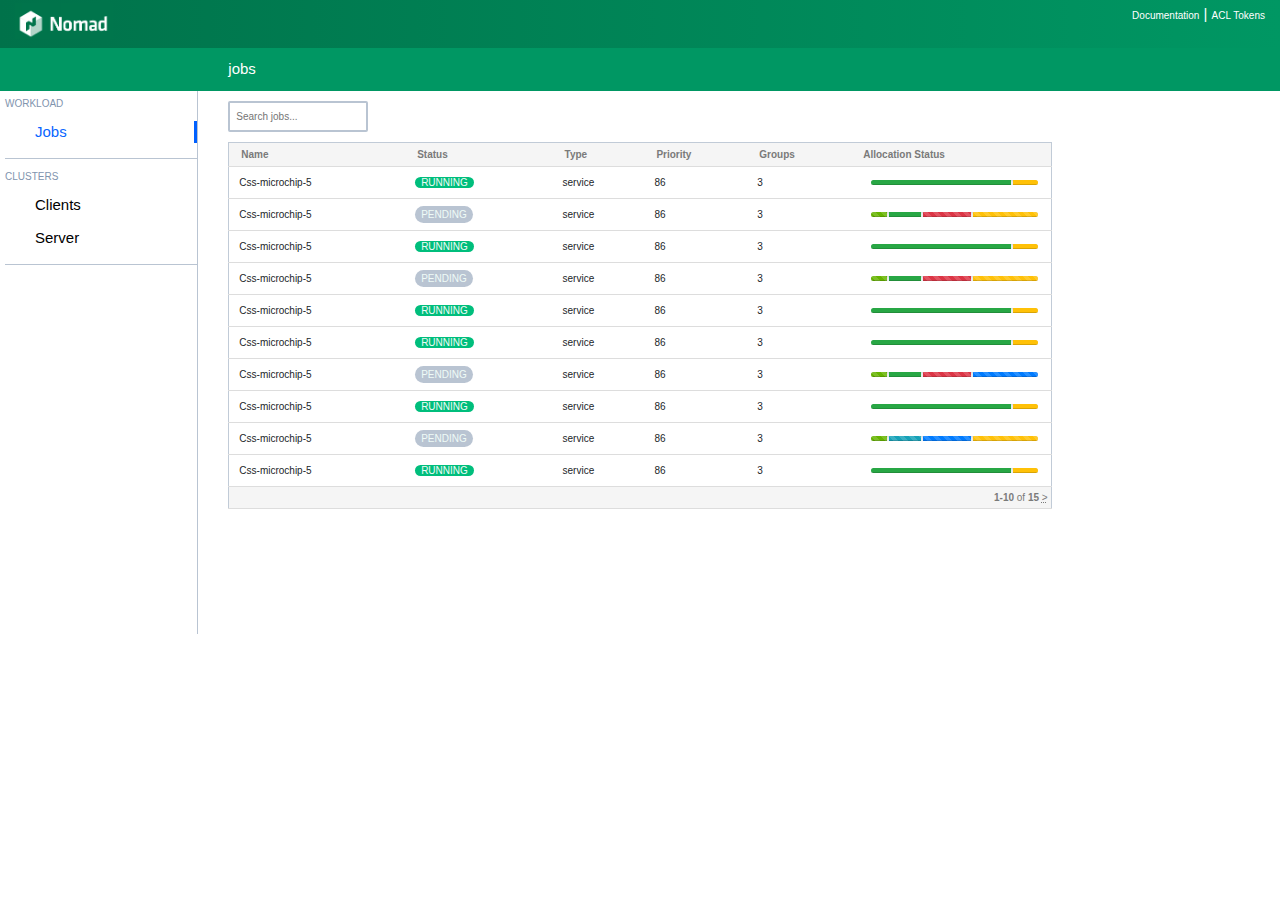
<file: day-6 Standard format/index.html>
<!DOCTYPE html>
<html>
<head>
	<title>standard format</title>
    <meta charset="utf-8">
    <meta name="viewport" content="width=device-width, initial-scale=1">
    <link rel="stylesheet" href="https://maxcdn.bootstrapcdn.com/bootstrap/3.4.1/css/bootstrap.min.css">
    <script src="https://ajax.googleapis.com/ajax/libs/jquery/3.6.0/jquery.min.js"></script>
    <script src="https://maxcdn.bootstrapcdn.com/bootstrap/3.4.1/js/bootstrap.min.js"></script>
    <link rel="stylesheet" href="https://maxcdn.bootstrapcdn.com/bootstrap/4.3.1/css/bootstrap.min.css" />
    <link rel="stylesheet" type="text/css" href="style.css">
    <link rel="stylesheet" href="https://cdn.jsdelivr.net/npm/bootstrap@4.6.1/dist/css/bootstrap.min.css">
    <script src="https://cdn.jsdelivr.net/npm/jquery@3.6.0/dist/jquery.slim.min.js"></script>
    <script src="https://cdn.jsdelivr.net/npm/popper.js@1.16.1/dist/umd/popper.min.js"></script>
    <script src="https://cdn.jsdelivr.net/npm/bootstrap@4.6.1/dist/js/bootstrap.bundle.min.js"></script>
    <style>
	#customers {
	  font-family: Arial, Helvetica, sans-serif;
	  border-collapse: collapse;
	  width: 100%;
	  border: 1px solid #c1cbd7; 
	}

	#customers td, #customers th {
	  border-bottom: 1px solid #ddd;
	  padding: 3px;
	  padding-left: 10px;
	}
	#customers tr:hover {background-color: #ddd;}

	#customers th ,#customers tfoot{
	  padding-top: 4px;
	  padding-bottom: 4px;
	  margin: 8px;
	  padding-left: 12px;
	  background-color: #f5f5f5;
	  color: #7a7a7a;
	}
	.progress{
		margin: 10px;
		align-content: center;
		height: 5px;
	}
	  .search-box{
	    width: 140px;
	    font-size: 10px;
	    padding: 6px;
	    border-style: solid;
	    border-color: #b9c4d2;
	    border-radius: 2px;
	    margin-bottom: 10px;
	    margin-top: 10px;
	  }
	  .sidenav1{
	  	height:130%;
	  	margin-left: -30px;
	  	margin-top: 0px;
	  	padding-top: 5px;
	  	padding-right: 0px;
	  	background-color: white;
	  	color: black;
	  	border-right: 1px solid #b9c4d2; 
	  }
	  li.head{
	   text-transform: uppercase;
	   margin-left: -20px;
	   color: #8194ae;
	   list-style: none;
	  }
	  li.cont {
	    color: black;
	    text-transform: capitalize;
	    margin-left: -10px;
	    margin-top: 10px;
	    font-size: 15px;
	    list-style: none;
	}
	li.head:last-child{
		border-bottom: 1px solid #b9c4d2;
		padding-bottom: 15px;
	}
	.navbar1 .row{
		background-color: #009763;
		color: white;
		padding-top:3px;
		padding-bottom: 9px;
		font-size: 15px;
		border-radius: 0%;
	    background-image: linear-gradient(to right, #00724a , #009763);
	    /*background-color: #00784e;*/
	    color: #ffffff;
	    border-color: transparent;
	}
	.navbar1 .row .col a{
		color: white;
		font-size: 10px;
		text-align: right;
	}
	.navbar2 .row .col{
		background-color: #009763;
		color: white;
		padding-top:10px;
		padding-bottom: 10px;
		font-size: 15px;
	}
	.sidenav1 .header .head li.cont{
	   color: #0865ff;
	  border-right: 3px solid #0060ff;
	/*  letter-spacing: 0.10em;*/
	  box-shadow: inset 0 0 0 0 black;
	}
	.sidenav1 .head li.cont:hover {
	  color: #0865ff;
	  border-right: 3px solid #0060ff;
	/*  letter-spacing: 0.10em;*/
	  box-shadow: inset 0 0 0 0 black;
	}
	.color-line1{
	  color: #effbf7;
	  background-color : #00be7c;
	  border-radius: 25px;
	  padding: 0px;
	  padding-left: 6px;
	  padding-right: 6px;
	  text-transform: uppercase;
	}   
	/* Second line CSS */
	.color-line2{
	  text-transform: uppercase;
	  color: #effbf7;
	  background-color : #b9c4d2;
	  border-radius: 25px;
	  padding: 3px;
	  padding-left: 6px;
	  padding-right: 6px;
	}
	.progress-bar:not(:first-child){
	  margin-left: 2px;
	}
    </style>
</head>
<body>
	<div class="container-fluid">
		<div class="navbar1">
			<div class="row">
				<div class="col col-sm-2"><img src="images/logo-header1.png" style="height:36px;" alt=""></div>
				<div class="col col-sm-10 text-right"><a href="#">Documentation</a> | <a href="#">ACL Tokens</a></div>
			</div>
		</div>
			<!--<div class="nav navbar-left">Nomad</div>
			<div class="nav navbar-right"><a href="#">Documentation</a> | <a href="#">ACL Tokens</a></div>
		</div><br>-->
		<div class="navbar2">
			<div class="row">
				<div class="col col-sm-2"></div>
				<div class="col col-sm-10"><span class="headertab">jobs</span></div>
			</div>
		</div>
		<div class="row">
			<div class="col col-sm-2">
				<div class="sidenav1">
					<ul class="header">
						<li class="head">workload
							<ul>
								<li class="cont"><a class="active">Jobs</a></li>
							</ul>
						</li>
					</ul>
					<ul>
						<li class="head">clusters
							<ul>
								<li class="cont"><a>clients</a></li>
								<li class="cont"><a>server</a></li>
							</ul>
						</li>
					</ul>
				</div>
			</div>
			<div class="col col-sm-8">
				<div>
					<input class="search-box" type="text" name="searchBox" placeholder="Search jobs...">
				</div>
				<table id="customers">
					<thead>
						<tr>
							<th>Name</th>
							<th>Status</th>
							<th>Type</th>
							<th>Priority</th>
							<th>Groups</th>
							<th>Allocation Status</th>
						</tr>
					</thead>
					<tbody>
						<tr>
							<td>Css-microchip-5</td>
							<td><span class="color-line1">running</span></td>
							<td>service</td>
							<td>86</td>
							<td>3</td>
							<td>
								<div class="progress">
                                    <div class="progress-bar bg-success" style="width: 85%;">
                                    </div>
                                    <div class="progress-bar bg-warning" style="width: 15%">
                                    </div>
                                </div>
                            </td>
						</tr>
						<tr>
							<td>Css-microchip-5</td>
							<td><span class="color-line2">Pending</span></td>
							<td>service</td>
							<td>86</td>
							<td>3</td>
							<td>
								<div class="progress">
                                    <div class="progress-bar progress-bar-striped" style="width: 10%;background-color: #66b400">
                                    </div>
                                    <div class="progress-bar bg-success" style="width: 20%">
                                    </div>
                                    <div class="progress-bar bg-danger
                    progress-bar-striped" style="width: 30%">
                                    </div>
                                    <div class="progress-bar bg-warning
                    progress-bar-striped" style="width: 40%;">
                                    </div>

                                </div>
                            </td>
						</tr>
						<tr>
							<td>Css-microchip-5</td>
							<td><span class="color-line1">running</span></td>
							<td>service</td>
							<td>86</td>
							<td>3</td>
							<td><div class="progress">
                                    <div class="progress-bar bg-success" style="width: 85%;">
                                    </div>
                                    <div class="progress-bar bg-warning" style="width: 15%">
                                    </div>
                                </div>
                            </td>
						</tr>
						<tr>
							<td>Css-microchip-5</td>
							<td><span class="color-line2">Pending</span></td>
							<td>service</td>
							<td>86</td>
							<td>3</td>
							<td>
								<div class="progress">
                                    <div class="progress-bar progress-bar-striped" style="width: 10%;background-color: #66b400">
                                    </div>
                                    <div class="progress-bar bg-success" style="width: 20%">
                                    </div>
                                    <div class="progress-bar bg-danger
                    progress-bar-striped" style="width: 30%">
                                    </div>
                                    <div class="progress-bar bg-warning
                    progress-bar-striped" style="width: 40%;">
                                    </div>

                                </div>
                            </td>
						</tr>
						<tr>
							<td>Css-microchip-5</td>
							<td><span class="color-line1">running</span></td>
							<td>service</td>
							<td>86</td>
							<td>3</td>
							<td><div class="progress">
                                    <div class="progress-bar bg-success" style="width: 85%;">
                                    </div>
                                    <div class="progress-bar bg-warning" style="width: 15%">
                                    </div>
                                </div>
                            </td>
						</tr>
						<tr>
							<td>Css-microchip-5</td>
							<td><span class="color-line1">running</span></td>
							<td>service</td>
							<td>86</td>
							<td>3</td>
							<td>
								<div class="progress">
                                    <div class="progress-bar bg-success" style="width: 85%;">
                                    </div>
                                    <div class="progress-bar bg-warning" style="width: 15%">
                                    </div>
                                </div>
                            </td>
						</tr>
						<tr>
							<td>Css-microchip-5</td>
							<td><span class="color-line2">Pending</span></td>
							<td>service</td>
							<td>86</td>
							<td>3</td>
							<td><div class="progress">
                                    <div class="progress-bar progress-bar-striped" style="width: 10%;background-color: #66b400">
                                    </div>
                                    <div class="progress-bar bg-success" style="width: 20%">
                                    </div>
                                    <div class="progress-bar bg-danger
                    progress-bar-striped" style="width: 30%">
                                    </div>
                                    <div class="progress-bar #adadad
                    progress-bar-striped" style="width: 40%;">
                                    </div>

                                </div>
                            </td>
						</tr>
						<tr>
							<td>Css-microchip-5</td>
							<td><span class="color-line1">running</span></td>
							<td>service</td>
							<td>86</td>
							<td>3</td>
							<td>
								<div class="progress">
                                    <div class="progress-bar bg-success" style="width: 85%;">
                                    </div>
                                    <div class="progress-bar bg-warning" style="width: 15%">
                                    </div>
                                </div>
                            </td>
						</tr>
						<tr>
							<td>Css-microchip-5</td>
							<td><span class="color-line2">Pending</span></td>
							<td>service</td>
							<td>86</td>
							<td>3</td>
							<td><div class="progress">
                                    <div class="progress-bar progress-bar-striped" style="width: 10%;background-color: #66b400">
                                    </div>
                                    <div class="progress-bar bg-info progress-bar-striped" style="width: 20%">
                                    </div>
                                    <div class="progress-bar #adadad
                    progress-bar-striped" style="width: 30%">
                                    </div>
                                    <div class="progress-bar bg-warning
                    progress-bar-striped" style="width: 40%;">
                                    </div>

                                </div>
                            </td>
						</tr>
						<tr>
							<td>Css-microchip-5</td>
							<td><span class="color-line1">running</span></td>
							<td>service</td>
							<td>86</td>
							<td>3</td>
							<td>
								<div class="progress">
                                    <div class="progress-bar bg-success" style="width: 85%;">
                                    </div>
                                    <div class="progress-bar bg-warning" style="width: 15%">
                                    </div>
                                </div>
                            </td>
						</tr>
						
					</tbody>
					<tfoot>
						<tr>
							<td colspan="12">
								<div class="pull-right">
									<b>1-10</b> of <b>15 </b> <a style="background-color: transparent;border-color: transparent;color:#7a7a7a;list-style: none;" href="#">
                                         <abbr title="Next page"> ></abbr>
                                    </a>
								</div>
							</td>
						</tr>
					</tfoot>
				</table>
			</div>	
		</div>
	</div>
</body>
</html>
</file>
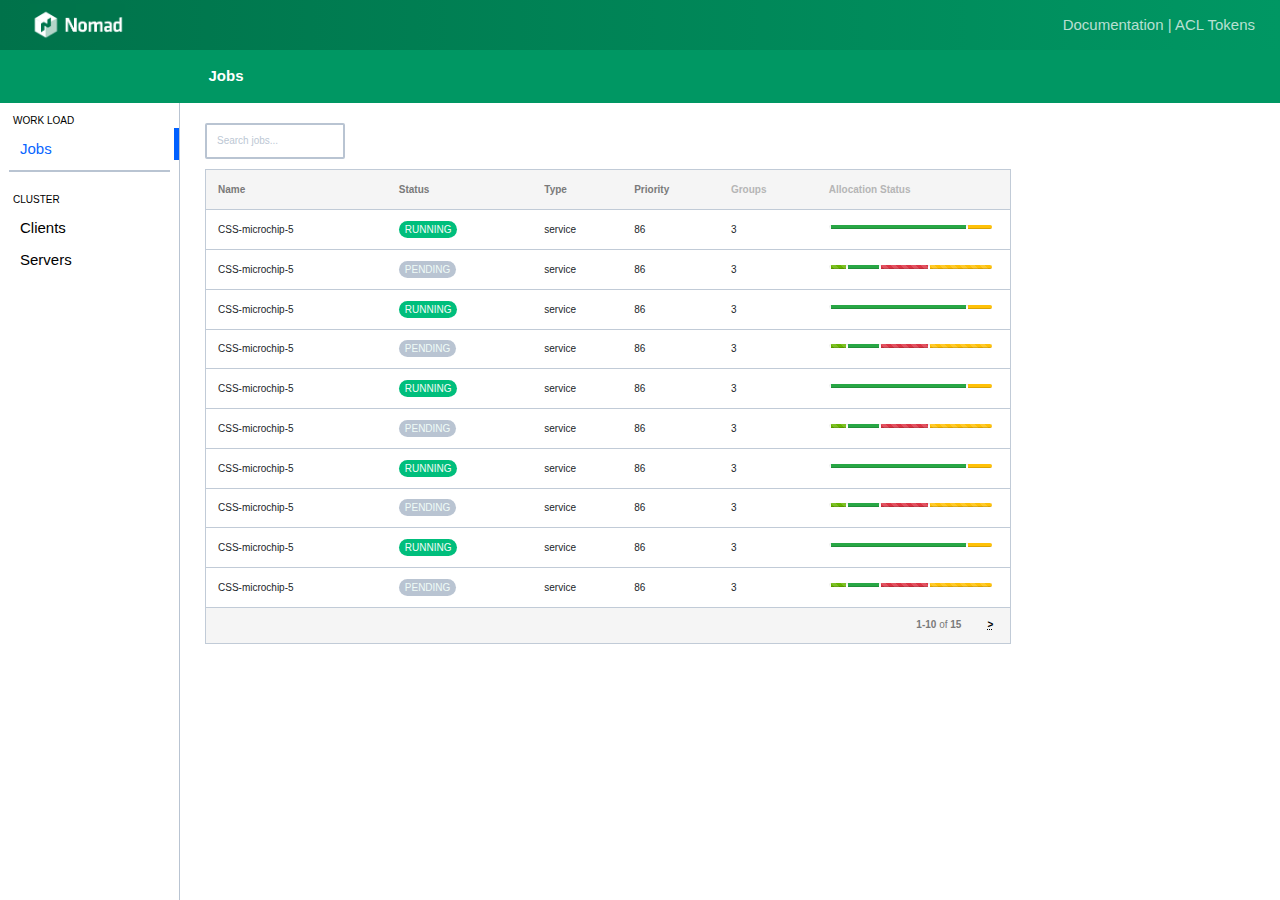
<file: day5/index.html>
<!DOCTYPE html>
<html lang="en">
<head>
  <title>Bootstrap Example</title>
  <meta charset="utf-8">
  <meta name="viewport" content="width=device-width, initial-scale=1">
  <link rel="stylesheet" href="https://maxcdn.bootstrapcdn.com/bootstrap/3.4.1/css/bootstrap.min.css">
  <script src="https://ajax.googleapis.com/ajax/libs/jquery/3.6.0/jquery.min.js"></script>
  <script src="https://maxcdn.bootstrapcdn.com/bootstrap/3.4.1/js/bootstrap.min.js"></script>
  <link rel="stylesheet" href=
"https://maxcdn.bootstrapcdn.com/bootstrap/4.3.1/css/bootstrap.min.css" />
<link rel="stylesheet" type="text/css" href="style.css">
</head>
<body>
    
  <div class="navbar1">
  <div class="container-fluid">
    <div class="navbar-header">
      <a class="navbar-brand" href="#"><span class="glyphicon">
        <img src="images/logo-header1.png" style="height:36px;" alt=""></span></a>
    </div>
    <ul class="nav navbar-nav navbar-right">
      <li><a class="navbar-brand" href="#"><span class="glyphicon" style="font-size: 15px;">Documentation | ACL Tokens</span></a></li>
    </ul>
  </div>
  <div class="inverse1">
  Jobs
  </div>
</div>
<div class="sidenav">
  <div class="sidenav-main">
    <a href="#">Work load</a>
    <div class="sidenav-sub"><a class="active" href="#">Jobs</a></div>
  </div>
  <hr style="height:1.5px;width:90%;border-width:0;color:#b9c4d2;background-color:#b9c4d2">
  <div class="sidenav-main">
    <a href="#">Cluster</a>
    <div class="sidenav-sub"><a href="#">Clients</a></div>
    <div class="sidenav-sub"><a href="#">Servers</a></div>
  </div>
</div>
<div class="content">
  <h2><input class="search-box" type="text" name="text" placeholder="Search jobs..."></h2>
  <p>
    <table id="customers"><th>Name</th><th>Status</th><th>Type</th><th>Priority</th><th style="color: #b5b5b5">Groups</th><th style="color: #b5b5b5">Allocation Status</th><tr>
    <td>CSS-microchip-5</td>
    <td><span class="color-line1">Running</span></td>
    <td>service</td>
    <td>86</td>
    <td>3</td>
    <td><br>
      <div class="progress">
            <div class="progress-bar bg-success"
                style="width: 85%;">
            </div>
            <div class="progress-bar bg-warning"
                style="width: 15%">
            </div>
        </div>
    </td>
    <tr>
    <td>CSS-microchip-5</td>
    <td><span class="color-line2">Pending</span></td>
    <td>service</td>
    <td>86</td>
    <td>3</td>
    <td><br>
      <div class="progress">
            <div class="progress-bar progress-bar-striped"
                style="width: 10%;background-color: #66b400">
            </div>
            <div class="progress-bar bg-success"
                style="width: 20%">
            </div>
            <div class="progress-bar bg-danger
                progress-bar-striped" style="width: 30%">
            </div>
            <div class="progress-bar bg-warning
                progress-bar-striped" style="width: 40%;">
            </div>
            
        </div>
    </td><tr>
    <td>CSS-microchip-5</td>
    <td><span class="color-line1">Running</span></td>
    <td>service</td>
    <td>86</td>
    <td>3</td>
    <td><br>
      <div class="progress">
            <div class="progress-bar bg-success"
                style="width: 85%;">
            </div>
            <div class="progress-bar bg-warning"
                style="width: 15%">
            </div>
        </div>
    </td>
    <tr>
    <tr>
    <td>CSS-microchip-5</td>
    <td><span class="color-line2">Pending</span></td>
    <td>service</td>
    <td>86</td>
    <td>3</td>
    <td><br>
      <div class="progress">
            <div class="progress-bar progress-bar-striped"
                style="width: 10%;background-color: #66b400">
            </div>
            <div class="progress-bar bg-success"
                style="width: 20%">
            </div>
            <div class="progress-bar bg-danger
                progress-bar-striped" style="width: 30%">
            </div>
            <div class="progress-bar bg-warning
                progress-bar-striped" style="width: 40%;">
            </div>
            
        </div>
    </td><tr>
    <td>CSS-microchip-5</td>
    <td><span class="color-line1">Running</span></td>
    <td>service</td>
    <td>86</td>
    <td>3</td>
    <td><br>
      <div class="progress">
            <div class="progress-bar bg-success"
                style="width: 85%;">
            </div>
            <div class="progress-bar bg-warning"
                style="width: 15%">
            </div>
        </div>
    </td>
    <tr>
    <tr>
    <td>CSS-microchip-5</td>
    <td><span class="color-line2">Pending</span></td>
    <td>service</td>
    <td>86</td>
    <td>3</td>
    <td><br>
      <div class="progress">
            <div class="progress-bar progress-bar-striped"
                style="width: 10%;background-color: #66b400">
            </div>
            <div class="progress-bar bg-success"
                style="width: 20%">
            </div>
            <div class="progress-bar bg-danger
                progress-bar-striped" style="width: 30%">
            </div>
            <div class="progress-bar bg-warning
                progress-bar-striped" style="width: 40%;">
            </div>
            
        </div>
    </td>
    <tr>
    <td>CSS-microchip-5</td>
    <td><span class="color-line1">Running</span></td>
    <td>service</td>
    <td>86</td>
    <td>3</td>
    <td><br>
      <div class="progress">
            <div class="progress-bar bg-success"
                style="width: 85%;">
            </div>
            <div class="progress-bar bg-warning"
                style="width: 15%">
            </div>
        </div>
    </td>
    <tr>
    <tr>
    <td>CSS-microchip-5</td>
    <td><span class="color-line2">Pending</span></td>
    <td>service</td>
    <td>86</td>
    <td>3</td>
    <td><br>
      <div class="progress">
            <div class="progress-bar progress-bar-striped"
                style="width: 10%;background-color: #66b400">
            </div>
            <div class="progress-bar bg-success"
                style="width: 20%">
            </div>
            <div class="progress-bar bg-danger
                progress-bar-striped" style="width: 30%">
            </div>
            <div class="progress-bar bg-warning
                progress-bar-striped" style="width: 40%;">
            </div>
            
        </div>
    </td><tr>
    <td>CSS-microchip-5</td>
    <td><span class="color-line1">Running</span></td>
    <td>service</td>
    <td>86</td>
    <td>3</td>
    <td><br>
      <div class="progress">
            <div class="progress-bar bg-success"
                style="width: 85%;">
            </div>
            <div class="progress-bar bg-warning"
                style="width: 15%">
            </div>
        </div>
    </td>
    <tr>
    <tr>
    <td>CSS-microchip-5</td>
    <td><span class="color-line2">Pending</span></td>
    <td>service</td>
    <td>86</td>
    <td>3</td>
    <td><br>
      <div class="progress">
            <div class="progress-bar progress-bar-striped"
                style="width: 10%;background-color: #66b400">
            </div>
            <div class="progress-bar bg-success"
                style="width: 20%">
            </div>
            <div class="progress-bar bg-danger
                progress-bar-striped" style="width: 30%">
            </div>
            <div class="progress-bar bg-warning
                progress-bar-striped" style="width: 40%;">
            </div>
            
        </div>
    </td><tr>


    <tfoot style="height:10px;">
      <td colspan="12">
            <ul class="pagination pull-right">
              <li><a style="background-color: transparent;border-color: transparent;color:#7a7a7a;"><b>1-10</b> of <b>15</b></a><a style="background-color: transparent;border-color: transparent;color:#7a7a7a;" href="#">
                <!--<acronym title="Previous page"><</acronym></a><a style="background-color: transparent;border-color: transparent;" href="#">-->
                <acronym title="Next page">></acronym></a></li>
            </ul>
          
      </td>

    </tfoot>
    <!--<tfoot>
      <tr>
        <td colspan="6">All text you were puting here was shown at the top of the page outside of the table but now it is not.</td>
      </tr>
    </tfoot>-->
    </table>
  </p>
</div>
<!--<div class="container">
  <h3>Right Aligned Navbar</h3>
  <p>The .navbar-right class is used to right-align navigation bar buttons.</p>
</div>-->

</body>
</body>
</html>
</file>
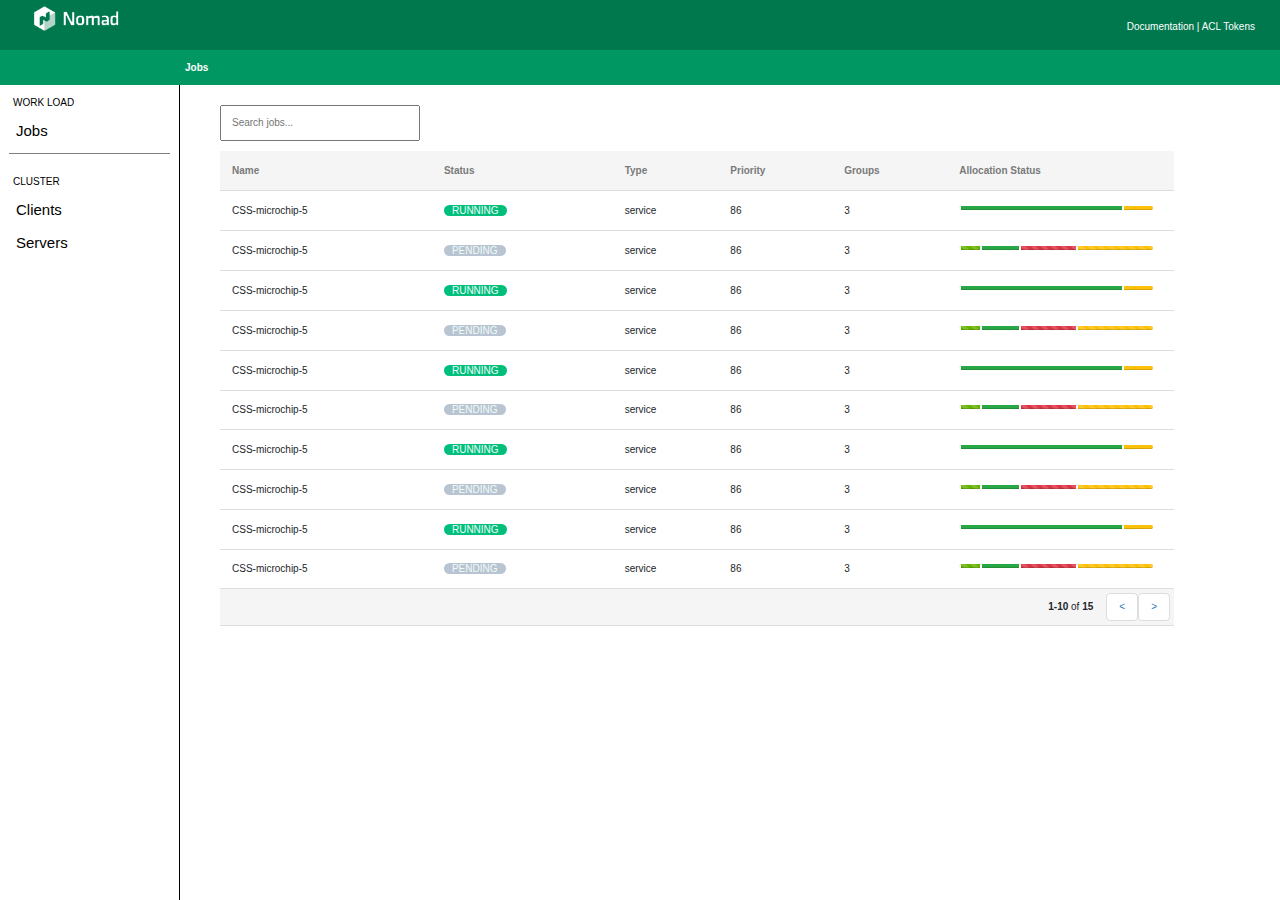
<file: day5/navbar eg.html>
<!DOCTYPE html>
<html lang="en">
<head>
  <title>Bootstrap Example</title>
  <meta charset="utf-8">
  <meta name="viewport" content="width=device-width, initial-scale=1">
  <link rel="stylesheet" href="https://maxcdn.bootstrapcdn.com/bootstrap/3.4.1/css/bootstrap.min.css">
  <script src="https://ajax.googleapis.com/ajax/libs/jquery/3.6.0/jquery.min.js"></script>
  <script src="https://maxcdn.bootstrapcdn.com/bootstrap/3.4.1/js/bootstrap.min.js"></script>
  <link rel="stylesheet" href=
"https://maxcdn.bootstrapcdn.com/bootstrap/4.3.1/css/bootstrap.min.css" />
  <style type="text/css">
    .navbar1{
      border-radius: 0%;
      background-color: #00784e;
      color: #ffffff;
      border-color: transparent;
      font-weight: bold;
    }
    .navbar .navbar-brand{
      color: #ffffff;
    }
    .glyphicon{
      color: #ffffff;
      font-family: arial;
      font-size: 10px;
      white-space: 4px;
    }
    .nav .navbar-brand:hover{
     background-color: green;
    }
    .nav .navbar-brand1:hover{
     background-color: #00905e;
    }
    .inverse1{
      border-radius: 0%;
      color: #ffffff;
      border-color: transparent;
      padding-bottom: -20px;
      align-content: center;
      background-color: #009763;
      padding: 10px;
      padding-left: 18.5em;   
    }
    * {
  box-sizing: border-box;
}

body {
  margin: 0;
  font-family: Arial, Helvetica, sans-serif;
}

/* Style the side navigation */
.sidenav {
  height: 100%;
  width: 180px;
  position: fixed;
  z-index: 1;
  top: 10;
  left: 0;
  background-color: white;
  overflow-x: hidden;
  color: black;
  border-right: 1px solid black;
}


/* Side navigation links */
.sidenav a {
  color: black;
  padding-left: 10px;
  padding-top: 10px;
  text-decoration: none;
  display: block;
}

/* Change color on hover */
.sidenav-sub a:hover {
  color: #0865ff;
  border-right: 5px solid #0060ff;
/*  letter-spacing: 0.10em;*/
  box-shadow: inset 0 0 0 0 black;
}


/* Style the content */
.content {
  margin-left: 200px;
  padding-left: 20px;
  padding-top: 20px;
}
.sidenav-main{
  align-content: right;
  font-size: 10px;
  color: #8597b1;
  padding-left: 3px;
  text-transform: uppercase;
}
.sidenav-main .sidenav-sub{
  align-content: 2em left;
  font-size: 15px;
  color:#000000;
  text-transform: capitalize;
  }
  .search-box{
    width: 200px;
    font-size: 10px;
    padding: 10px;
  }

#customers {
  font-family: Arial, Helvetica, sans-serif;
  border-collapse: collapse;
  width: 90%;
}

#customers td, #customers th {
  border-bottom: 1px solid #ddd;
  padding-left: 12px;
}

#customers tr:hover {background-color: #ddd;}

#customers th {
  padding-top: 12px;
  padding-bottom: 12px;
  padding-left: 12px;
  background-color: #f5f5f5;
  color: #7a7a7a;
}
.color-line1{
  color: #effbf7;
  background-color : #00be7c;
  border-radius: 25px;
  padding-left: 8px;
  padding-right: 8px;
  text-transform: uppercase;
}   
/* Second line CSS */
.color-line2{
  text-transform: uppercase;
  color: #effbf7;
  background-color : #b9c4d2;
  border-radius: 25px;
  padding-left: 8px;
  padding-right: 8px;
}
.progress{
  max-width: 90%;
  height:4px;
  border-color: transparent;
  background-color: white;
}
.progress-bar{
  margin-left: 2px;
}
.sidenav-sub{
  padding-left: 3px;
}
tfoot{
background-color: #f5f5f5;
}
.pagination{
margin: 4px;
}
.foot{
  background-color: transparent;border-color: transparent;
}
  </style>
</head>
<body>
  <div class="navbar1">
  <div class="container-fluid">
    <div class="navbar-header">
      <a class="navbar-brand" href="#"><span class="glyphicon"><img src="images/logo-header.png" style="height:30px;" alt=""></span></a>
    </div>
    <ul class="nav navbar-nav navbar-right">
      <li><a class="navbar-brand" href="#"><span class="glyphicon">Documentation | ACL Tokens</span></a></li>
    </ul>
  </div>
  <div class="inverse1">
  Jobs
  </div>
</div>
<div class="sidenav">
  <div class="sidenav-main">
    <a href="#">Work load</a>
    <div class="sidenav-sub"><a href="#">Jobs</a></div>
  </div>
  <hr style="height:1.5px;width:90%;border-width:0;color:gray;background-color:gray">
  <div class="sidenav-main">
    <a href="#">Cluster</a>
    <div class="sidenav-sub"><a href="#">Clients</a></div>
    <div class="sidenav-sub"><a href="#">Servers</a></div>
  </div>
</div>
<div class="content">
  <h2><input class="search-box" type="text" name="text" placeholder="Search jobs..."></h2>
  <p>
    <table id="customers"><th>Name</th><th>Status</th><th>Type</th><th>Priority</th><th>Groups</th><th>Allocation Status</th><tr>
    <td>CSS-microchip-5</td>
    <td><span class="color-line1">Running</span></td>
    <td>service</td>
    <td>86</td>
    <td>3</td>
    <td><br>
      <div class="progress">
            <div class="progress-bar bg-success"
                style="width: 85%;">
            </div>
            <div class="progress-bar bg-warning"
                style="width: 15%">
            </div>
        </div>
    </td>
    <tr>
    <td>CSS-microchip-5</td>
    <td><span class="color-line2">Pending</span></td>
    <td>service</td>
    <td>86</td>
    <td>3</td>
    <td><br>
      <div class="progress">
            <div class="progress-bar progress-bar-striped"
                style="width: 10%;background-color: #66b400">
            </div>
            <div class="progress-bar bg-success"
                style="width: 20%">
            </div>
            <div class="progress-bar bg-danger
                progress-bar-striped" style="width: 30%">
            </div>
            <div class="progress-bar bg-warning
                progress-bar-striped" style="width: 40%;">
            </div>
            
        </div>
    </td><tr>
    <td>CSS-microchip-5</td>
    <td><span class="color-line1">Running</span></td>
    <td>service</td>
    <td>86</td>
    <td>3</td>
    <td><br>
      <div class="progress">
            <div class="progress-bar bg-success"
                style="width: 85%;">
            </div>
            <div class="progress-bar bg-warning"
                style="width: 15%">
            </div>
        </div>
    </td>
    <tr>
    <tr>
    <td>CSS-microchip-5</td>
    <td><span class="color-line2">Pending</span></td>
    <td>service</td>
    <td>86</td>
    <td>3</td>
    <td><br>
      <div class="progress">
            <div class="progress-bar progress-bar-striped"
                style="width: 10%;background-color: #66b400">
            </div>
            <div class="progress-bar bg-success"
                style="width: 20%">
            </div>
            <div class="progress-bar bg-danger
                progress-bar-striped" style="width: 30%">
            </div>
            <div class="progress-bar bg-warning
                progress-bar-striped" style="width: 40%;">
            </div>
            
        </div>
    </td><tr>
    <td>CSS-microchip-5</td>
    <td><span class="color-line1">Running</span></td>
    <td>service</td>
    <td>86</td>
    <td>3</td>
    <td><br>
      <div class="progress">
            <div class="progress-bar bg-success"
                style="width: 85%;">
            </div>
            <div class="progress-bar bg-warning"
                style="width: 15%">
            </div>
        </div>
    </td>
    <tr>
    <tr>
    <td>CSS-microchip-5</td>
    <td><span class="color-line2">Pending</span></td>
    <td>service</td>
    <td>86</td>
    <td>3</td>
    <td><br>
      <div class="progress">
            <div class="progress-bar progress-bar-striped"
                style="width: 10%;background-color: #66b400">
            </div>
            <div class="progress-bar bg-success"
                style="width: 20%">
            </div>
            <div class="progress-bar bg-danger
                progress-bar-striped" style="width: 30%">
            </div>
            <div class="progress-bar bg-warning
                progress-bar-striped" style="width: 40%;">
            </div>
            
        </div>
    </td>
    <tr>
    <td>CSS-microchip-5</td>
    <td><span class="color-line1">Running</span></td>
    <td>service</td>
    <td>86</td>
    <td>3</td>
    <td><br>
      <div class="progress">
            <div class="progress-bar bg-success"
                style="width: 85%;">
            </div>
            <div class="progress-bar bg-warning"
                style="width: 15%">
            </div>
        </div>
    </td>
    <tr>
    <tr>
    <td>CSS-microchip-5</td>
    <td><span class="color-line2">Pending</span></td>
    <td>service</td>
    <td>86</td>
    <td>3</td>
    <td><br>
      <div class="progress">
            <div class="progress-bar progress-bar-striped"
                style="width: 10%;background-color: #66b400">
            </div>
            <div class="progress-bar bg-success"
                style="width: 20%">
            </div>
            <div class="progress-bar bg-danger
                progress-bar-striped" style="width: 30%">
            </div>
            <div class="progress-bar bg-warning
                progress-bar-striped" style="width: 40%;">
            </div>
            
        </div>
    </td><tr>
    <td>CSS-microchip-5</td>
    <td><span class="color-line1">Running</span></td>
    <td>service</td>
    <td>86</td>
    <td>3</td>
    <td><br>
      <div class="progress">
            <div class="progress-bar bg-success"
                style="width: 85%;">
            </div>
            <div class="progress-bar bg-warning"
                style="width: 15%">
            </div>
        </div>
    </td>
    <tr>
    <tr>
    <td>CSS-microchip-5</td>
    <td><span class="color-line2">Pending</span></td>
    <td>service</td>
    <td>86</td>
    <td>3</td>
    <td><br>
      <div class="progress">
            <div class="progress-bar progress-bar-striped"
                style="width: 10%;background-color: #66b400">
            </div>
            <div class="progress-bar bg-success"
                style="width: 20%">
            </div>
            <div class="progress-bar bg-danger
                progress-bar-striped" style="width: 30%">
            </div>
            <div class="progress-bar bg-warning
                progress-bar-striped" style="width: 40%;">
            </div>
            
        </div>
    </td><tr>


    <tfoot style="height:10px;">
      <td colspan="12">
            <ul class="pagination pull-right">
              <li style="background-color: transparent;border-color: transparent; "><a style="background-color: transparent;border-color: transparent;"><b>1-10</b> of <b>15</b></a><a href="#"><</a><a href="#">></a></li>
            </ul>
          
      </td>

    </tfoot>
    <!--<tfoot>
      <tr>
        <td colspan="6">All text you were puting here was shown at the top of the page outside of the table but now it is not.</td>
      </tr>
    </tfoot>-->
    </table>
  </p>
</div>
<!--<div class="container">
  <h3>Right Aligned Navbar</h3>
  <p>The .navbar-right class is used to right-align navigation bar buttons.</p>
</div>-->

</body>
</html>
</file>
<file: day-6 Standard format/style.css>
#customers {
  font-family: Arial, Helvetica, sans-serif;
  border-collapse: collapse;
  width: 100%;
  border: 1px solid #c1cbd7; 
}

#customers td, #customers th {
  border-bottom: 1px solid #ddd;
  padding: 3px;
}
#customers tr:hover {background-color: #ddd;}

#customers th ,#customers tfoot{
  padding-top: 4px;
  padding-bottom: 4px;
  margin: 8px;
  padding-left: 12px;
  background-color: #f5f5f5;
  color: #7a7a7a;
}
.progress{
	margin: 10px;
	align-content: center;
	height: 5px;
}
  .search-box{
    width: 140px;
    font-size: 10px;
    padding: 6px;
    border-style: solid;
    border-color: #b9c4d2;
    border-radius: 2px;
    margin-bottom: 10px;
    margin-top: 10px;
  }
  .sidenav1{
  	height: 1000%;
  	margin-left: -30px;
  	margin-top: 5px;
  	padding-right: 0px;
  	background-color: white;
  	color: black;
  	border-right: 1px solid #b9c4d2; 
  }
  li.head{
   text-transform: uppercase;
   margin-left: -20px;
   color: #8194ae;
   list-style: none;
  }
  li.cont {
    color: black;
    text-transform: capitalize;
    margin-left: -10px;
    margin-top: 10px;
    font-size: 15px;
    list-style: none;
}
li.head:last-child{
	border-bottom: 1px solid #b9c4d2;
	padding-bottom: 15px;
}
.navbar1 .row{
	background-color: #009763;
	color: white;
	padding-top:3px;
	padding-bottom: 7px;
	font-size: 15px;
	border-radius: 0%;
    background-image: linear-gradient(to right, #00724a , #009763);
    /*background-color: #00784e;*/
    color: #ffffff;
    border-color: transparent;
}
.navbar1 .row .col a{
	color: white;
	font-size: 10px;
	text-align: right;
}
.navbar2 .row .col{
	background-color: #009763;
	color: white;
	padding-top:10px;
	padding-bottom: 10px;
	font-size: 15px;
}
.sidenav1 .header .head li.cont{
   color: #0865ff;
  border-right: 3px solid #0060ff;
/*  letter-spacing: 0.10em;*/
  box-shadow: inset 0 0 0 0 black;
}
.sidenav1 .head li.cont:hover {
  color: #0865ff;
  border-right: 3px solid #0060ff;
/*  letter-spacing: 0.10em;*/
  box-shadow: inset 0 0 0 0 black;
}
.color-line1{
  color: #effbf7;
  background-color : #00be7c;
  border-radius: 25px;
  padding: 3px;
  padding-left: 6px;
  padding-right: 6px;
  text-transform: uppercase;
}   
/* Second line CSS */
.color-line2{
  text-transform: uppercase;
  color: #effbf7;
  background-color : #b9c4d2;
  border-radius: 25px;
  padding: 3px;
  padding-left: 6px;
  padding-right: 6px;
}
.progress-bar:not(:first-child){
  margin-left: 2px;
}
</file>
<file: day5/style.css>
::placeholder {
  color: #bcc7d4;
  opacity: 1; /* Firefox */
}
    .navbar1{
      border-radius: 0%;
      background-image: linear-gradient(to right, #00724a , #009763);
      /*background-color: #00784e;*/
      color: #ffffff;
      border-color: transparent;
      font-weight: bold;
    }
    .navbar .navbar-brand{
      color: #ffffff;
    }
    .glyphicon{
      color: #ffffffba;
      font-family: arial;
      font-size: 30px;
      white-space: 4px;
    }
    .nav .navbar-brand:hover{
     background-color: green;
    }
    .nav .navbar-brand1:hover{
     background-color: #00905e;
    }
    .inverse1{
      border-radius: 0%;
      color: #ffffff;
      border-color: transparent;
      padding-bottom: -20px;
      align-content: center;
      background-color: #009763;
      padding: 15px;
      font-size: 15px;
      padding-left: 13.9em;   
    }
    * {
  box-sizing: border-box;
}

body {
  margin: 0;
  font-family: Arial, Helvetica, sans-serif;
}

/* Style the side navigation */
.sidenav {
  height: 100%;
  width: 180px;
  position: fixed;
  z-index: 1;
  top: 10;
  left: 0;
  background-color: white;
  overflow-x: hidden;
  color: black;
  border-right: 1px solid #b9c4d2;
}


/* Side navigation links */
.sidenav a {
  color: black;
  padding-left: 10px;
  padding-top: 10px;
  text-decoration: none;
  display: block;
}

/* Change color on hover */
.sidenav-sub a:hover {
  color: #0865ff;
  border-right: 5px solid #0060ff;
/*  letter-spacing: 0.10em;*/
  box-shadow: inset 0 0 0 0 black;
}
.sidenav-sub a.active{
   color: #0865ff;
  border-right: 5px solid #0060ff;
/*  letter-spacing: 0.10em;*/
  box-shadow: inset 0 0 0 0 black;
}
/* Style the content */
.content {
  margin-left: 200px;
  padding-left: 5px;
  padding-top: 20px;
}
.sidenav-main{
  align-content: right;
  font-size: 10px;
  color: #8597b1;
  padding-left: 3px;
  text-transform: uppercase;
}
.sidenav-main .sidenav-sub{
  align-content: 3em left;
  font-size: 15px;
  color:#000000;
  text-transform: capitalize;
  }
  .search-box{
    width: 140px;
    font-size: 10px;
    padding: 10px;
    border-style: solid;
    border-color: #b9c4d2;
    border-radius: 2px;
  }

#customers {
  font-family: Arial, Helvetica, sans-serif;
  border-collapse: collapse;
  width: 75%;
  border-top: 1px solid #c1cbd7;
  border-left: 1px solid #c1cbd7;
  border-right: 1px solid #c1cbd7;
}

#customers td, #customers th {
  border-bottom: 1px solid #c1cbd7;
  padding-left: 12px;
}

#customers tr:hover {background-color: #ddd;}

#customers th {
  padding-top: 12px;
  padding-bottom: 12px;
  padding-left: 12px;
  background-color: #f5f5f5;
  color: #7a7a7a;
}
.color-line1{
  color: #effbf7;
  background-color : #00be7c;
  border-radius: 25px;
  padding: 3px;
  padding-left: 6px;
  padding-right: 6px;
  text-transform: uppercase;
}   
/* Second line CSS */
.color-line2{
  text-transform: uppercase;
  color: #effbf7;
  background-color : #b9c4d2;
  border-radius: 25px;
  padding: 3px;
  padding-left: 6px;
  padding-right: 6px;
}
.progress{
  max-width: 90%;
  height:4px;
  border-color: transparent;
  background-color: white;
}
.progress-bar{
  margin-left: 2px;
}
.sidenav-sub{
  padding-left: 7px;
}
tfoot{
background-color: #f5f5f5;
}
.pagination{
margin: 4px;
}
acronym{
  font-weight: bold;
  color: black;
}
.pagination li{
  background-color: transparent;
  border-color: transparent;
}
</file>
